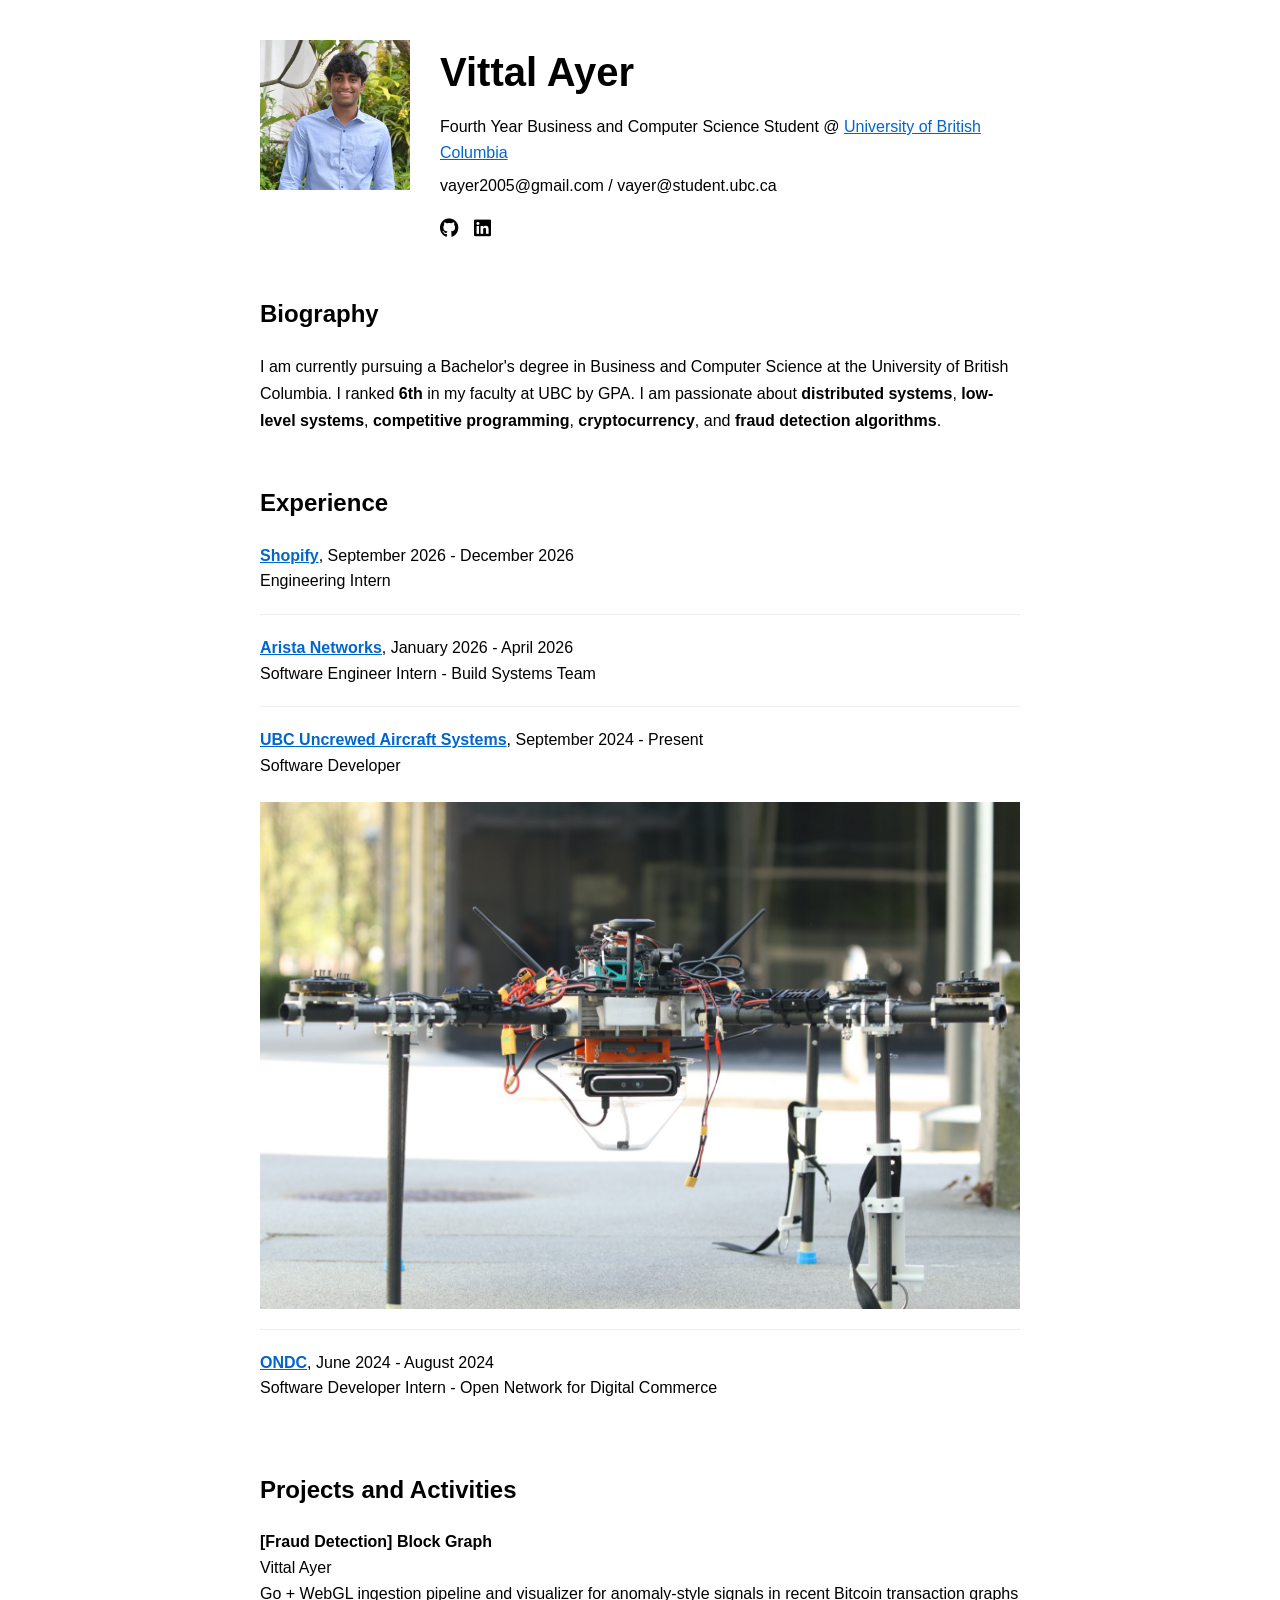
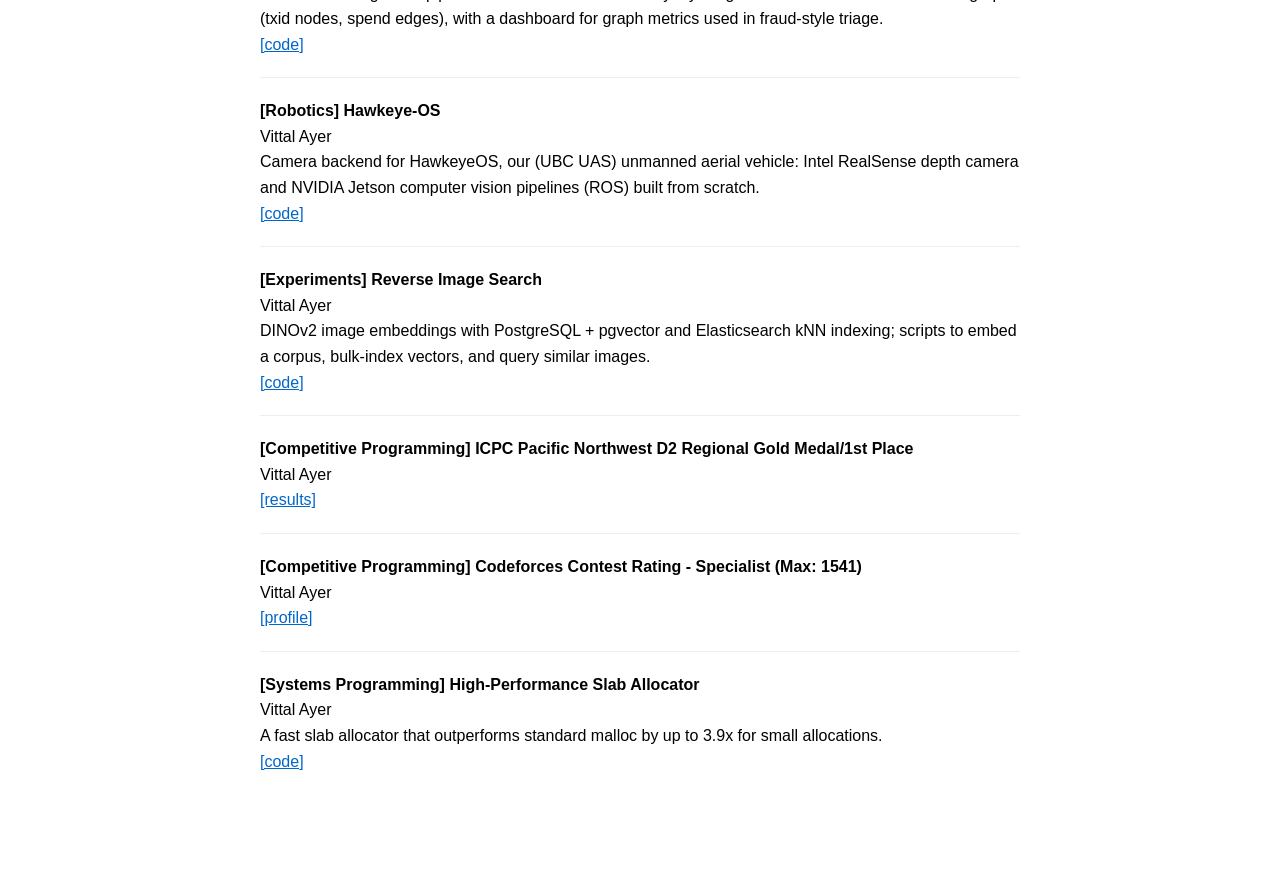
<file: index.html>
<!DOCTYPE html>
<html lang="en">
<head>
  <title>Vittal Ayer</title>
  <meta charset="utf-8">
  <meta name="viewport" content="width=device-width, initial-scale=1">
  <!-- font awesome -->
  <link rel="stylesheet" href="https://cdnjs.cloudflare.com/ajax/libs/font-awesome/6.4.0/css/all.min.css">
  <!-- linking css file -->
  <link rel="stylesheet" href="style.css">
</head>

<body>
    <div class="container">
        <!-- Profile Header -->
        <div class="profile-header">
            <div class="profile-photo">
                <img src="images/IMG-1646.JPG" alt="Vittal Ayer">
            </div>
            <div class="profile-info">
                <h1 class="name">Vittal Ayer</h1>
                <p class="current-role">Fourth Year Business and Computer Science Student @ <a href="https://www.ubc.ca/" target="_blank">University of British Columbia</a></p>
                <p class="email">vayer2005@gmail.com / vayer@student.ubc.ca</p>
                <div class="social-links">
                    <a href="https://github.com/vayer2005" target="_blank"><i class="fab fa-github"></i></a>
                    <a href="https://www.linkedin.com/in/vittal-ayer-537387248/" target="_blank"><i class="fab fa-linkedin"></i></a>
                </div>
            </div>
        </div>

        <!-- Biography Section -->
        <section class="content-section">
            <h2>Biography</h2>
            <p>
               I am currently pursuing a Bachelor's degree in Business and Computer Science at the University of British Columbia. I ranked <strong>6th</strong> in my faculty at UBC by GPA. I am passionate about <strong>distributed systems</strong>, <strong>low-level systems</strong>, <strong>competitive programming</strong>, <strong>cryptocurrency</strong>, and <strong>fraud detection algorithms</strong>.
            </p>
        </section>

        <!-- Internships Section -->
        <section class="content-section">
            <h2>Experience</h2>
            <ul class="internships-list">
                <li>
                    <strong><a href="https://www.shopify.com/" target="_blank">Shopify</a></strong>, September 2026 - December 2026
                    <br>Engineering Intern
                </li>
                <li>
                    <strong><a href="https://www.arista.com/" target="_blank">Arista Networks</a></strong>, January 2026 - April 2026
                    <br>Software Engineer Intern - Build Systems Team
                </li>
                <li>
                    <strong><a href="https://ubcuas.com/" target="_blank">UBC Uncrewed Aircraft Systems</a></strong>, September 2024 - Present
                    <br>Software Developer
                    <div class="uas-media">
                        <figure class="uas-media-item">
                            <img src="images/uas-flight.jpg" alt="UBC UAS aircraft during a flight test" loading="lazy">
                        </figure>
                    </div>
                </li>
                <li>
                    <strong><a href="https://ondc.org/" target="_blank">ONDC</a></strong>, June 2024 - August 2024
                    <br>Software Developer Intern - Open Network for Digital Commerce
                </li>
            </ul>
        </section>

        <!-- Publications/Projects Section -->
        <section class="content-section">
            <h2>Projects and Activities</h2>
            <ul class="publications-list">
                <li>
                    <strong>[Fraud Detection]</strong> <strong>Block Graph</strong>
                    <br>Vittal Ayer
                    <br>Go + WebGL ingestion pipeline and visualizer for anomaly-style signals in recent Bitcoin transaction graphs (txid nodes, spend edges), with a dashboard for graph metrics used in fraud-style triage.
                    <br><a href="https://github.com/vayer2005/block-graph" target="_blank">[code]</a>
                </li>
                <li>
                    <strong>[Robotics]</strong> <strong>Hawkeye-OS</strong>
                    <br>Vittal Ayer
                    <br>Camera backend for HawkeyeOS, our (UBC UAS) unmanned aerial vehicle: Intel RealSense depth camera and NVIDIA Jetson computer vision pipelines (ROS) built from scratch.
                    <br><a href="https://github.com/ubcuas/Hawkeye-OS" target="_blank">[code]</a>
                </li>
                <li>
                    <strong>[Experiments]</strong> <strong>Reverse Image Search</strong>
                    <br>Vittal Ayer
                    <br>DINOv2 image embeddings with PostgreSQL + pgvector and Elasticsearch kNN indexing; scripts to embed a corpus, bulk-index vectors, and query similar images.
                    <br><a href="https://github.com/vayer2005/reverse-img-search" target="_blank">[code]</a>
                </li>
                <li>
                    <strong>[Competitive Programming]</strong> <strong>ICPC Pacific Northwest D2 Regional Gold Medal/1st Place</strong>
                    <br>Vittal Ayer
                    <br><a href="http://acmicpc-pacnw.org/scoreboard/2024/index_D2.html" target="_blank">[results]</a>
                </li>
                <li>
                    <strong>[Competitive Programming]</strong> <strong>Codeforces Contest Rating - Specialist (Max: 1541)</strong>
                    <br>Vittal Ayer
                    <br><a href="https://codeforces.com/profile/2040441" target="_blank">[profile]</a>
                </li>
                <li>
                    <strong>[Systems Programming]</strong> <strong>High-Performance Slab Allocator</strong>
                    <br>Vittal Ayer
                    <br>A fast slab allocator that outperforms standard malloc by up to 3.9x for small allocations.
                    <br><a href="https://github.com/vayer2005/pool-allocator" target="_blank">[code]</a>
                </li>
            </ul>
        </section>
    </div>
</body>
</html>
</file>
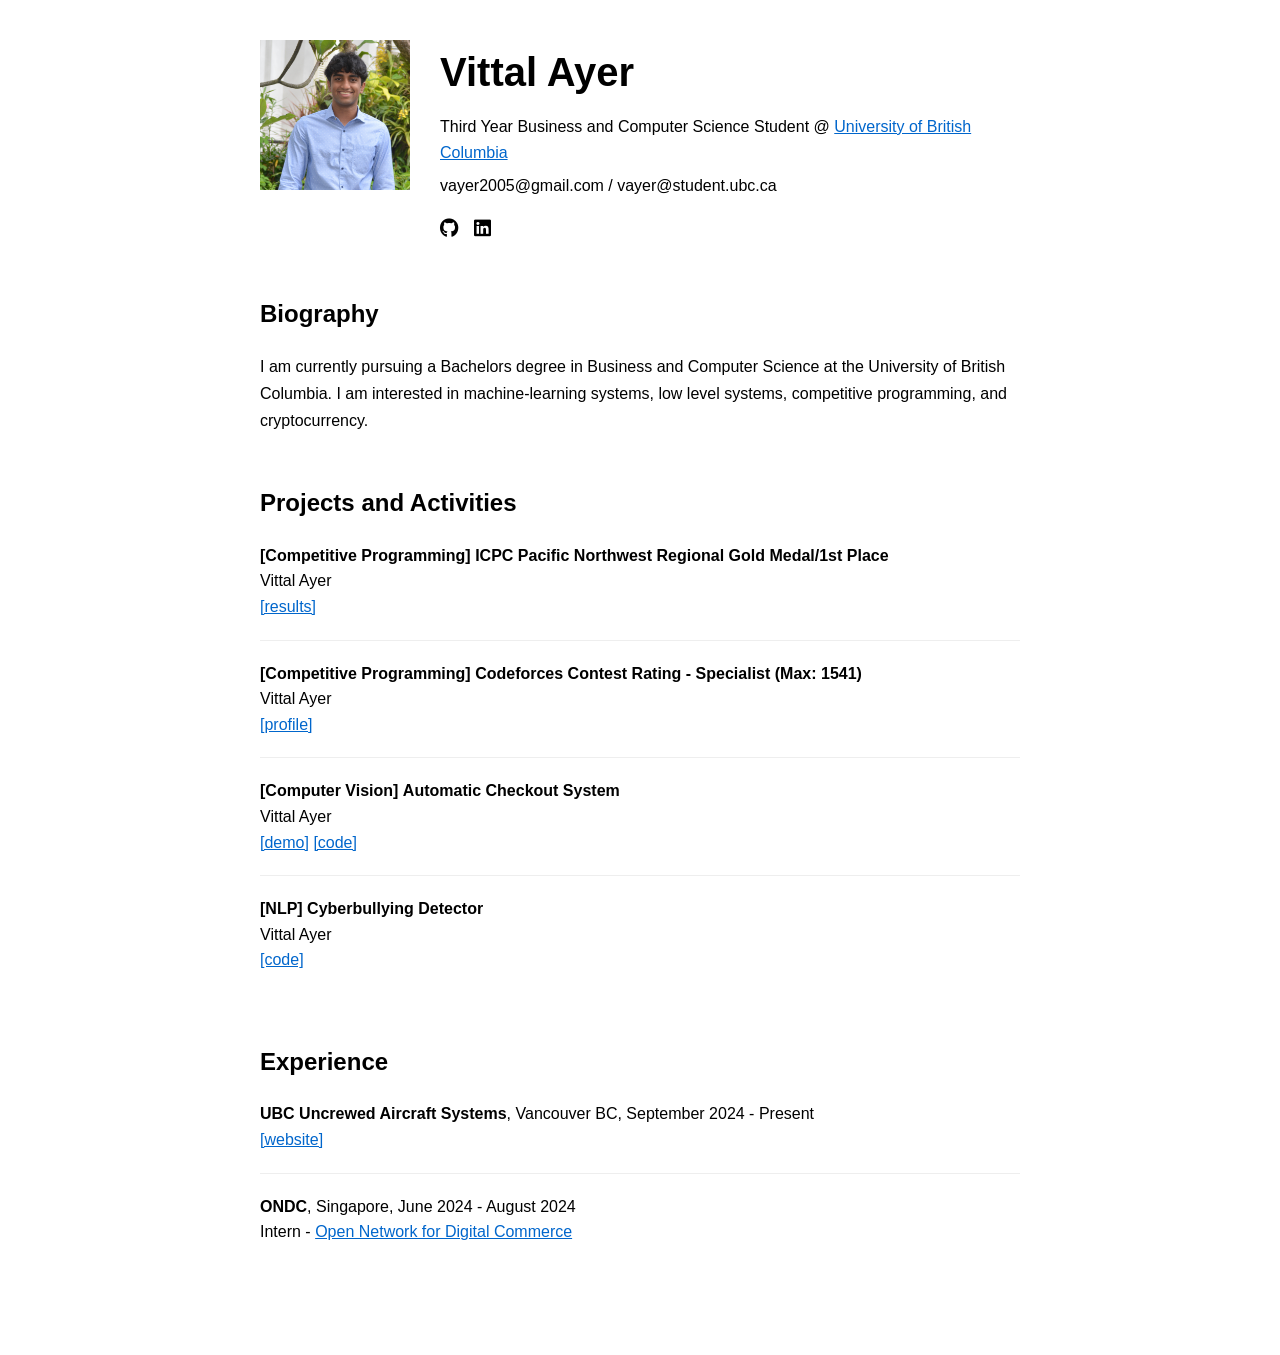
<file: home.html>
<!DOCTYPE html>
<html lang="en">
<head>
  <title>Vittal Ayer</title>
  <meta charset="utf-8">
  <meta name="viewport" content="width=device-width, initial-scale=1">
  <!-- font awesome -->
  <link rel="stylesheet" href="https://cdnjs.cloudflare.com/ajax/libs/font-awesome/6.4.0/css/all.min.css">
  <!-- linking css file -->
  <link rel="stylesheet" href="style.css">
</head>

<body>
    <div class="container">
        <!-- Profile Header -->
        <div class="profile-header">
            <div class="profile-photo">
                <img src="images/IMG-1646.JPG" alt="Vittal Ayer">
            </div>
            <div class="profile-info">
                <h1 class="name">Vittal Ayer</h1>
                <p class="current-role">Third Year Business and Computer Science Student @ <a href="https://www.ubc.ca/" target="_blank">University of British Columbia</a></p>
                <p class="email">vayer2005@gmail.com / vayer@student.ubc.ca</p>
                <div class="social-links">
                    <a href="https://github.com/vayer2005" target="_blank"><i class="fab fa-github"></i></a>
                    <a href="https://www.linkedin.com/in/vittal-ayer-537387248/" target="_blank"><i class="fab fa-linkedin"></i></a>
                </div>
            </div>
        </div>

        <!-- Biography Section -->
        <section class="content-section">
            <h2>Biography</h2>
            <p>
               I am currently pursuing a Bachelors degree in Business and Computer Science at the University of British Columbia. I am interested
               in machine-learning systems, low level systems, competitive programming, and cryptocurrency.
            <p>
            </p>
        </section>

        <!-- Publications/Projects Section -->
        <section class="content-section">
            <h2>Projects and Activities</h2>
            <ul class="publications-list">
                <li>
                    <strong>[Competitive Programming]</strong> <strong>ICPC Pacific Northwest Regional Gold Medal/1st Place</strong>
                    <br>Vittal Ayer
                    <br><a href="http://acmicpc-pacnw.org/scoreboard/2024/index_D2.html" target="_blank">[results]</a>
                </li>
                <li>
                    <strong>[Competitive Programming]</strong> <strong>Codeforces Contest Rating - Specialist (Max: 1541)</strong>
                    <br>Vittal Ayer
                    <br><a href="https://codeforces.com/profile/2040441" target="_blank">[profile]</a>
                </li>
                <li>
                    <strong>[Computer Vision]</strong> <strong>Automatic Checkout System</strong>
                    <br>Vittal Ayer
                    <br><a href="https://youtu.be/mKYuSO1JBvI" target="_blank">[demo]</a> <a href="https://github.com/vayer2005/auto-checkout-system" target="_blank">[code]</a>
                </li>
                <li>
                    <strong>[NLP]</strong> <strong>Cyberbullying Detector</strong>
                    <br>Vittal Ayer
                    <br><a href="https://github.com/vayer2005/cyberbullying-detector-96-val-acc/tree/main" target="_blank">[code]</a>
                </li>
            </ul>
        </section>

        <!-- Internships Section -->
        <section class="content-section">
            <h2>Experience</h2>
            <ul class="internships-list">
                <li>
                    <strong>UBC Uncrewed Aircraft Systems</strong>, Vancouver BC, September 2024 - Present
                    <br><a href="https://ubcuas.com/" target="_blank">[website]</a>
                </li>
                <li>
                    <strong>ONDC</strong>, Singapore, June 2024 - August 2024
                    <br>Intern - <a href="https://ondc.org/" target="_blank">Open Network for Digital Commerce</a>
                </li>
            </ul>
        </section>
    </div>
</body>
</html>
</file>
<file: style.css>
/* Reset and base styles */
* {
    margin: 0;
    padding: 0;
    box-sizing: border-box;
}

/* Paragraph rhythm after reset — avoids collapsed <p> when CSS load/order differs (e.g. GitHub). */
p {
    margin-top: 0;
    margin-bottom: 1em;
}

body {
    font-family: -apple-system, BlinkMacSystemFont, 'Segoe UI', Roboto, Oxygen, Ubuntu, Cantarell, sans-serif;
    line-height: 1.6;
    color: #000;
    background-color: #fff;
    max-width: 800px;
    margin: 0 auto;
    padding: 40px 20px;
}

/* Container */
.container {
    max-width: 800px;
    margin: 0 auto;
}

/* Profile Header */
.profile-header {
    display: flex;
    align-items: flex-start;
    gap: 30px;
    margin-bottom: 50px;
}

.profile-photo img {
    width: 150px;
    height: 150px;
    border-radius: 0;
    object-fit: cover;
}

.profile-info {
    flex: 1;
}

.name {
    font-size: 2.5rem;
    font-weight: bold;
    margin-bottom: 10px;
    color: #000;
}

.current-role {
    font-size: 1rem;
    margin-bottom: 8px;
    color: #000;
}

.email {
    font-size: 1rem;
    margin-bottom: 15px;
    color: #000;
}

.social-links {
    display: flex;
    gap: 15px;
}

.social-links a {
    color: #000;
    text-decoration: none;
    font-size: 1.2rem;
}

.social-links a:hover {
    opacity: 0.7;
}

/* Content Sections */
.content-section {
    margin-bottom: 50px;
}

.content-section h2 {
    font-size: 1.5rem;
    font-weight: bold;
    margin-bottom: 20px;
    color: #000;
}

.content-section p {
    margin-bottom: 15px;
    font-size: 1rem;
    line-height: 1.7;
}

/* Links */
a {
    color: #0066cc;
    text-decoration: underline;
}

a:hover {
    color: #004499;
}

/* Publications/Projects List */
.publications-list {
    list-style: none;
}

.publications-list li {
    margin-bottom: 20px;
    padding-bottom: 20px;
    border-bottom: 1px solid #eee;
}

.publications-list li:last-child {
    border-bottom: none;
}

.publications-list strong {
    font-weight: bold;
}

/* Internships/Experience List */
.internships-list {
    list-style: none;
}

.internships-list li {
    margin-bottom: 20px;
    padding-bottom: 20px;
    border-bottom: 1px solid #eee;
}

.internships-list li:last-child {
    border-bottom: none;
}

.internships-list strong {
    font-weight: bold;
}

/* UAS Media */
.uas-media {
    display: grid;
    grid-template-columns: 1fr;
    gap: 20px;
    margin-top: 24px;
}

.uas-media-item {
    margin: 0;
}

.uas-media-item img {
    display: block;
    width: 100%;
    height: auto;
    background: #f5f5f5;
}

/* Responsive Design */
@media (max-width: 768px) {
    body {
        padding: 20px 15px;
    }
    
    .profile-header {
        flex-direction: column;
        align-items: center;
        text-align: center;
        gap: 20px;
    }
    
    .profile-photo img {
        width: 120px;
        height: 120px;
    }
    
    .name {
        font-size: 2rem;
    }
    
    .social-links {
        justify-content: center;
    }
}
</file>
